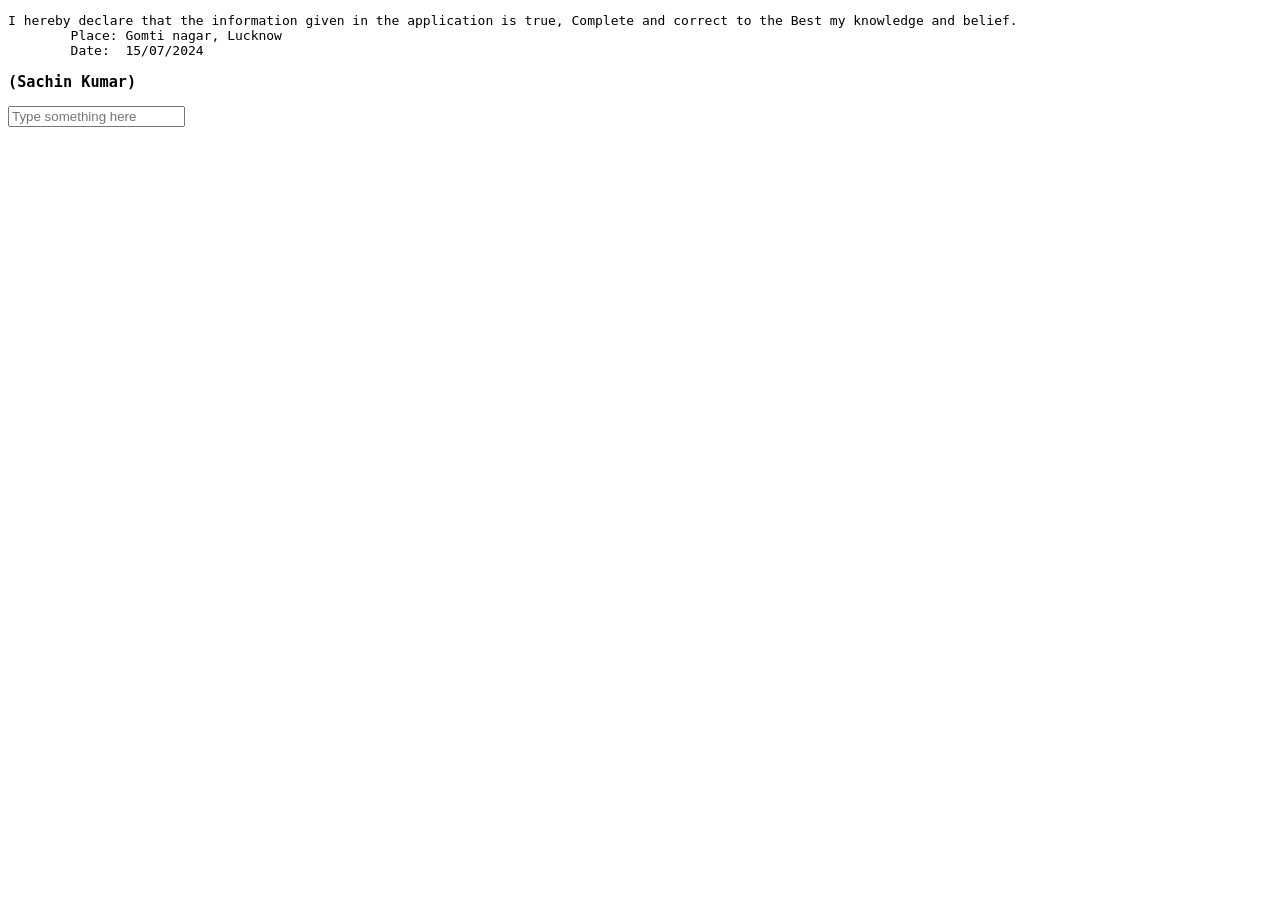
<file: Declaration.html>
<!DOCTYPE html>
<html lang="en">
<head>
    <meta charset="UTF-8">
    <meta name="viewport" content="width=device-width, initial-scale=1.0">
    <title>Document</title>
</head>
<body>
    <pre>I hereby declare that the information given in the application is true, Complete and correct to the Best my knowledge and belief.
        Place: Gomti nagar, Lucknow
        Date:  15/07/2024                   <h3>(Sachin Kumar)</h3></pre>
        <form action="/action.php">
            <input type="text" placeholder="Type something here">
         </form>
         <footer></footer>
</body>
</html>
</file>
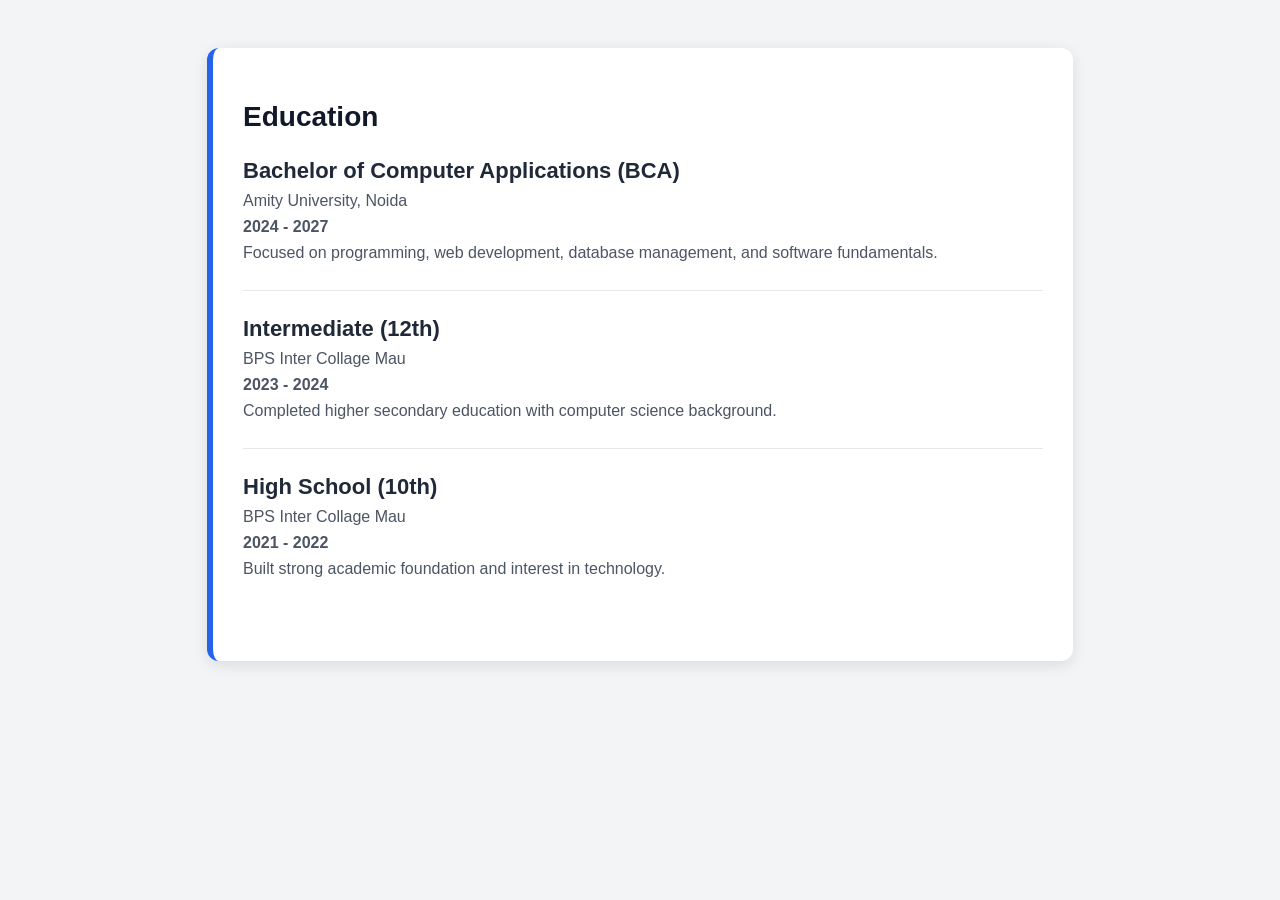
<file: Educational qualification.html>
<!DOCTYPE html>
<html lang="en">
<head>
    <meta charset="UTF-8">
    <meta name="viewport" content="width=device-width, initial-scale=1.0">
    <title>Education Section</title>

    <style>
        body{
            font-family: Arial, sans-serif;
            background:#f3f4f6;
            padding:40px;
        }

        .education-box{
            max-width:800px;
            margin:auto;
            background:#fff;
            padding:30px;
            border-radius:12px;
            box-shadow:0 4px 15px rgba(0,0,0,0.1);
            border-left:6px solid #2563eb;
        }

        .education-box h2{
            font-size:28px;
            margin-bottom:25px;
            color:#111827;
        }

        .edu-item{
            margin-bottom:25px;
            padding-bottom:20px;
            border-bottom:1px solid #e5e7eb;
        }

        .edu-item:last-child{
            border-bottom:none;
        }

        .edu-item h3{
            margin:0;
            color:#1f2937;
            font-size:22px;
        }

        .edu-item p{
            margin:8px 0;
            color:#4b5563;
            font-size:16px;
        }

        .year{
            color:#2563eb;
            font-weight:bold;
        }
    </style>
</head>
<body>

    <div class="education-box">

        <h2>Education</h2>

        <div class="edu-item">
            <h3>Bachelor of Computer Applications (BCA)</h3>
            <p>Amity University, Noida</p>
            <p class="year">2024 - 2027</p>
            <p>Focused on programming, web development, database management, and software fundamentals.</p>
        </div>

        <div class="edu-item">
            <h3>Intermediate (12th)</h3>
            <p>BPS Inter Collage Mau</p>
            <p class="year">2023 - 2024</p>
            <p>Completed higher secondary education with computer science background.</p>
        </div>

        <div class="edu-item">
            <h3>High School (10th)</h3>
            <p>BPS Inter Collage Mau</p>
            <p class="year">2021 - 2022</p>
            <p>Built strong academic foundation and interest in technology.</p>
        </div>

    </div>

</body>
</html>
</file>
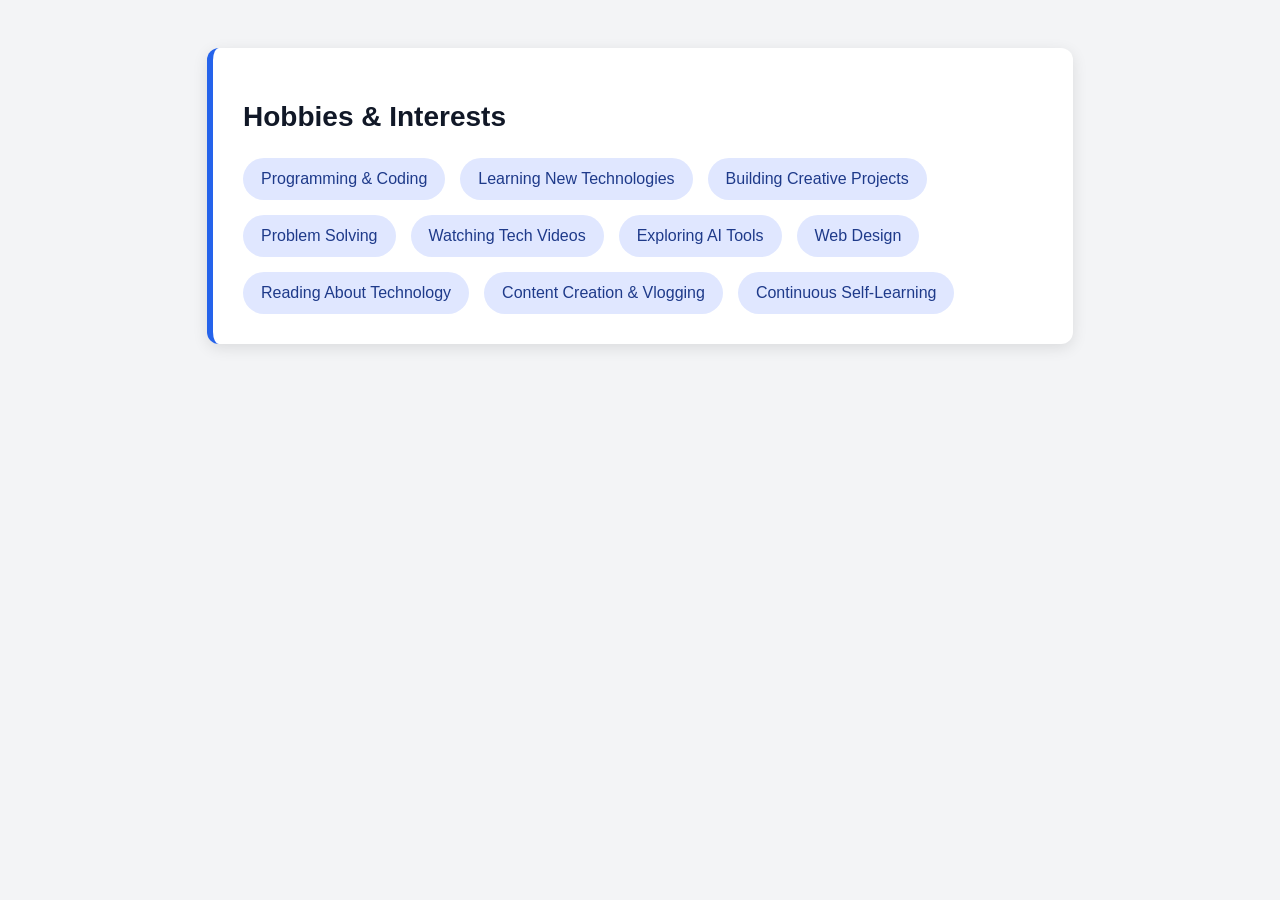
<file: Hobbies.html>
<!DOCTYPE html>
<html lang="en">
<head>
    <meta charset="UTF-8">
    <meta name="viewport" content="width=device-width, initial-scale=1.0">
    <title>Hobbies & Interests</title>

    <style>
        body{
            font-family: Arial, sans-serif;
            background:#f3f4f6;
            padding:40px;
        }

        .hobby-box{
            max-width:800px;
            margin:auto;
            background:white;
            padding:30px;
            border-radius:12px;
            box-shadow:0 4px 15px rgba(0,0,0,0.1);
            border-left:6px solid #2563eb;
        }

        .hobby-box h2{
            font-size:28px;
            color:#111827;
            margin-bottom:25px;
        }

        .hobby-list{
            display:flex;
            flex-wrap:wrap;
            gap:15px;
        }

        .hobby{
            background:#e0e7ff;
            color:#1e3a8a;
            padding:12px 18px;
            border-radius:30px;
            font-size:16px;
            font-weight:500;
            transition:0.3s;
        }

        .hobby:hover{
            transform:scale(1.05);
            cursor:pointer;
        }
    </style>
</head>
<body>

    <div class="hobby-box">

        <h2>Hobbies & Interests</h2>

        <div class="hobby-list">
            <div class="hobby">Programming & Coding</div>
            <div class="hobby">Learning New Technologies</div>
            <div class="hobby">Building Creative Projects</div>
            <div class="hobby">Problem Solving</div>
            <div class="hobby">Watching Tech Videos</div>
            <div class="hobby">Exploring AI Tools</div>
            <div class="hobby">Web Design</div>
            <div class="hobby">Reading About Technology</div>
            <div class="hobby">Content Creation & Vlogging</div>
            <div class="hobby">Continuous Self-Learning</div>
        </div>

    </div>

</body>
</html>
</file>
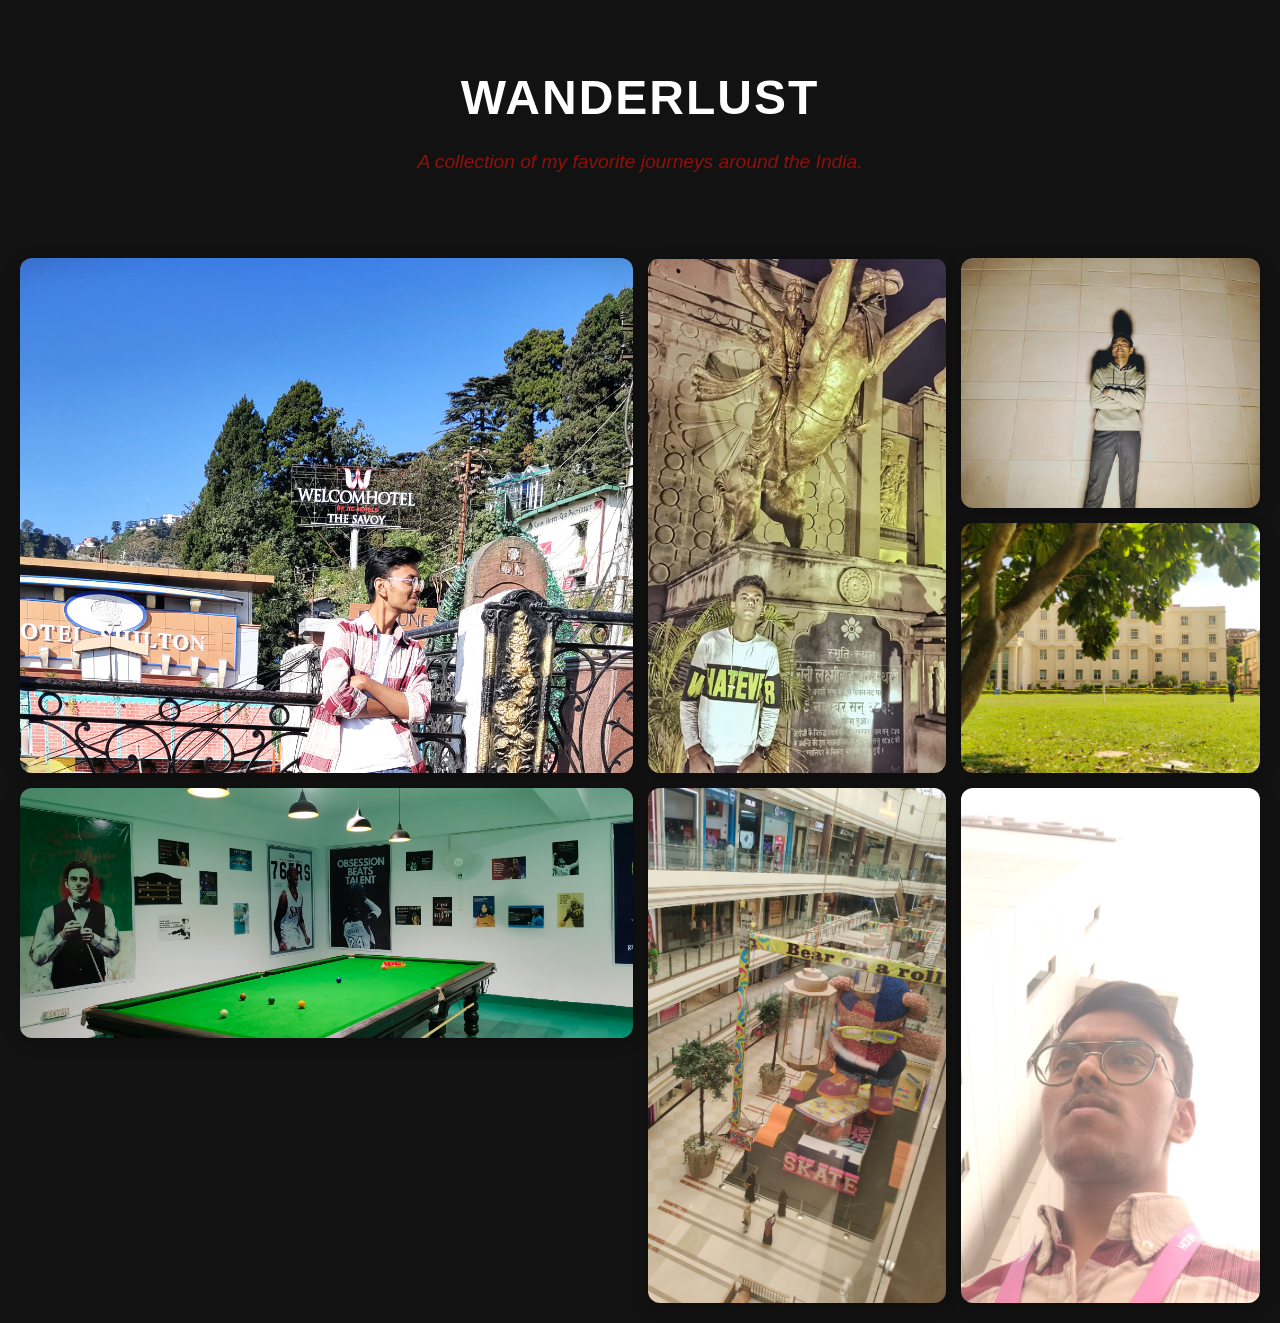
<file: Image.html>
<!DOCTYPE html>
<html lang="en">
<head>
    <meta charset="UTF-8">
    <meta name="viewport" content="width=device-width, initial-scale=1.0">
    <title>My Travel Places</title>
    <style>
       
        * {
            margin: 0;
            padding: 0;
            box-sizing: border-box;
        }

        body {
            font-family: 'Segoe UI', Tahoma, Geneva, Verdana, sans-serif;
            background-color: #121212;
            color: #ffffff;
            line-height: 1.6;
        }

        header {
            text-align: center;
            padding: 60px 20px;
        }

        header h1 {
            font-size: 3rem;
            letter-spacing: 2px;
            margin-bottom: 10px;
            text-transform: uppercase;
        }

        header p {
            color: #8d110c;
            font-size: 1.2rem;
            font-style: italic;
        }

        .gallery-container {
            max-width: 1400px;
            margin: 0 auto;
            padding: 20px;
            display: grid;
            grid-template-columns: repeat(auto-fit, minmax(250px, 1fr));
            grid-auto-rows: 250px;
            gap: 15px;
            grid-auto-flow: dense; /* Fills in gaps nicely */
        }

        .gallery-item {
            position: relative;
            overflow: hidden;
            border-radius: 12px;
            cursor: pointer;
            box-shadow: 0 4px 15px rgba(0, 0, 0, 0.3);
        }

        .gallery-item img {
            width: 100%;
            height: 100%;
            object-fit: cover;
            transition: transform 0.6s cubic-bezier(0.25, 0.46, 0.45, 0.94);
        }

        .span-2-cols {
            grid-column: span 2;
        }

        .span-2-rows {
            grid-row: span 2;
        }

        .overlay {
            position: absolute;
            bottom: 0;
            left: 0;
            right: 0;
            height: 50%;
            background: linear-gradient(to top, rgba(0, 0, 0, 0.9) 0%, transparent 100%);
            display: flex;
            align-items: flex-end;
            padding: 20px;
            opacity: 0;
            transition: opacity 0.4s ease;
        }

        .overlay h3 {
            font-size: 1.5rem;
            font-weight: 600;
            transform: translateY(20px);
            transition: transform 0.4s ease;
        }

        .gallery-item:hover img {
            transform: scale(1.08);
        }

        .gallery-item:hover .overlay {
            opacity: 1;
        }

        .gallery-item:hover .overlay h3 {
            transform: translateY(0);
        }

        /* --- Mobile Responsiveness --- */
        @media (max-width: 768px) {
            .span-2-cols {
                grid-column: span 1; /* Reset columns on small screens */
            }
            header h1 {
                font-size: 2rem;
            }
        }
    </style>
</head>
<body>

    <header>
        <h1>Wanderlust</h1>
        <p>A collection of my favorite journeys around the India.</p>
    </header>

    <main class="gallery-container">
        <div class="gallery-item span-2-cols span-2-rows">
            <img src="sk_.png" alt="India">
            <div class="overlay">
                <h3>Massoria, India</h3>
            </div>
        </div>

        <div class="gallery-item span-2-rows">
            <img src="AssiGhat Varanasi.png" alt="AssiGhta">
            <div class="overlay">
                <h3>Assighat India</h3>
            </div>
        </div>

        <div class="gallery-item">
            <img src="picture (2).jpg" alt="Ambetkar Park">
            <div class="overlay">
                <h3>Ambetkar Park, India</h3>
            </div>
        </div>

        <div class="gallery-item span-2-cols">
            <img src="picture (1).jpg" alt="Swiss Alps">
            <div class="overlay">
                <h3>MKTIR India</h3>
            </div>
        </div>

        <div class="gallery-item">
            <img src="picture (5).jpg" alt="Amity University">
            <div class="overlay">
                <h3>Amity University India</h3>
            </div>
        </div>

        <div class="gallery-item span-2-rows">
            <img src="picture (4).jpg" alt="Rainforest">
            <div class="overlay">
                <h3>LuLu Mall, India</h3>
            </div>
        </div>

        <div class="gallery-item span-2-rows">
            <img src="HCL.jpg" alt="Amsterdam">
            <div class="overlay">
                <h3>HCL, India</h3>
            </div>
        </div>
    </main>

</body>
</html>
</file>
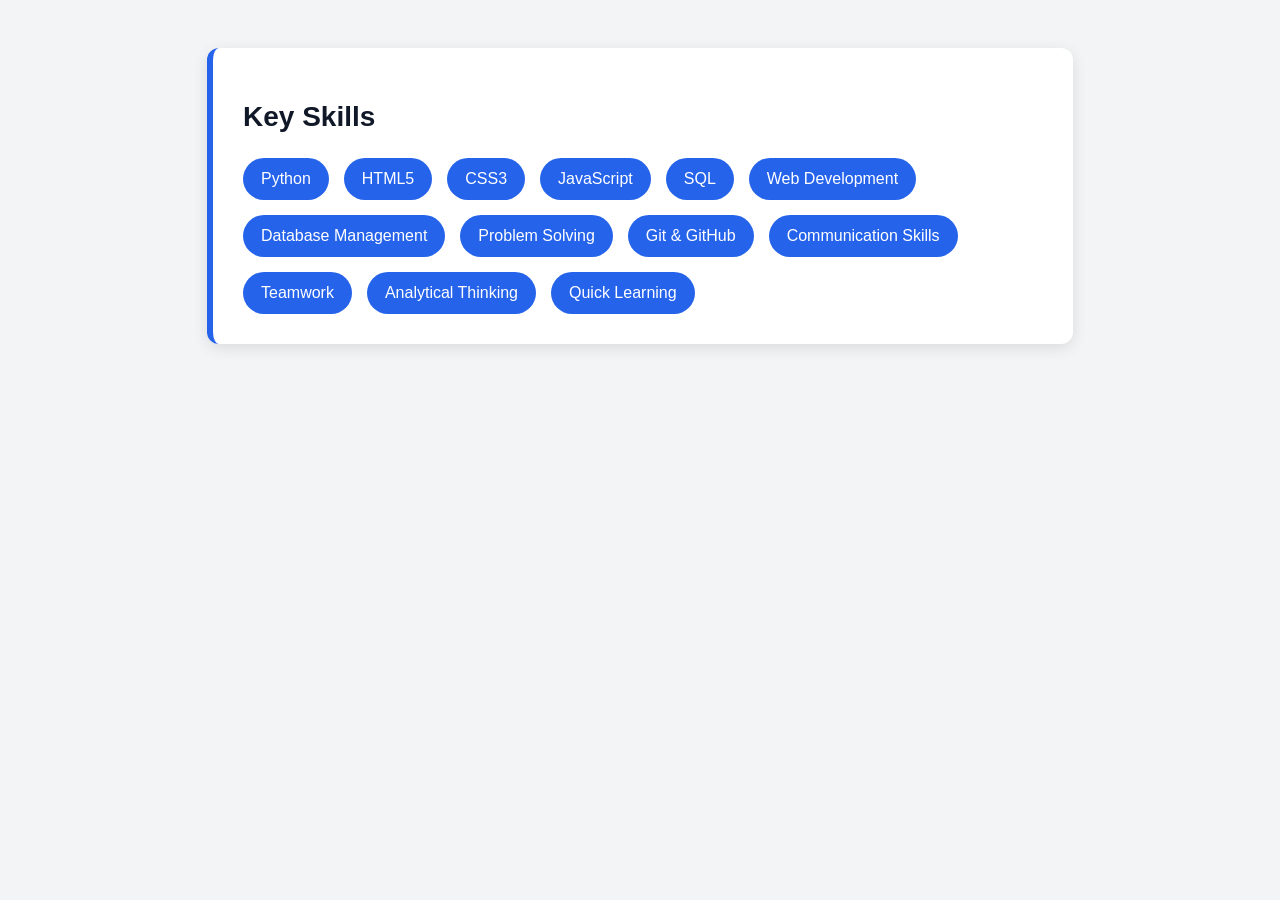
<file: Key Skills.html>
<!DOCTYPE html>
<html lang="en">
<head>
    <meta charset="UTF-8">
    <meta name="viewport" content="width=device-width, initial-scale=1.0">
    <title>Key Skills</title>

    <style>
        body{
            font-family: Arial, sans-serif;
            background:#f3f4f6;
            padding:40px;
        }

        .skills-box{
            max-width:800px;
            margin:auto;
            background:#ffffff;
            padding:30px;
            border-radius:12px;
            box-shadow:0 4px 15px rgba(0,0,0,0.1);
            border-left:6px solid #2563eb;
        }

        .skills-box h2{
            font-size:28px;
            color:#111827;
            margin-bottom:25px;
        }

        .skills-container{
            display:flex;
            flex-wrap:wrap;
            gap:15px;
        }

        .skill{
            background:#2563eb;
            color:white;
            padding:12px 18px;
            border-radius:30px;
            font-size:16px;
            font-weight:500;
            transition:0.3s;
        }

        .skill:hover{
            transform:scale(1.05);
            cursor:pointer;
        }
    </style>
</head>
<body>

    <div class="skills-box">

        <h2>Key Skills</h2>

        <div class="skills-container">
            <div class="skill">Python</div>
            <div class="skill">HTML5</div>
            <div class="skill">CSS3</div>
            <div class="skill">JavaScript</div>
            <div class="skill">SQL</div>
            <div class="skill">Web Development</div>
            <div class="skill">Database Management</div>
            <div class="skill">Problem Solving</div>
            <div class="skill">Git & GitHub</div>
            <div class="skill">Communication Skills</div>
            <div class="skill">Teamwork</div>
            <div class="skill">Analytical Thinking</div>
            <div class="skill">Quick Learning</div>
        </div>

    </div>

</body>
</html>
</file>
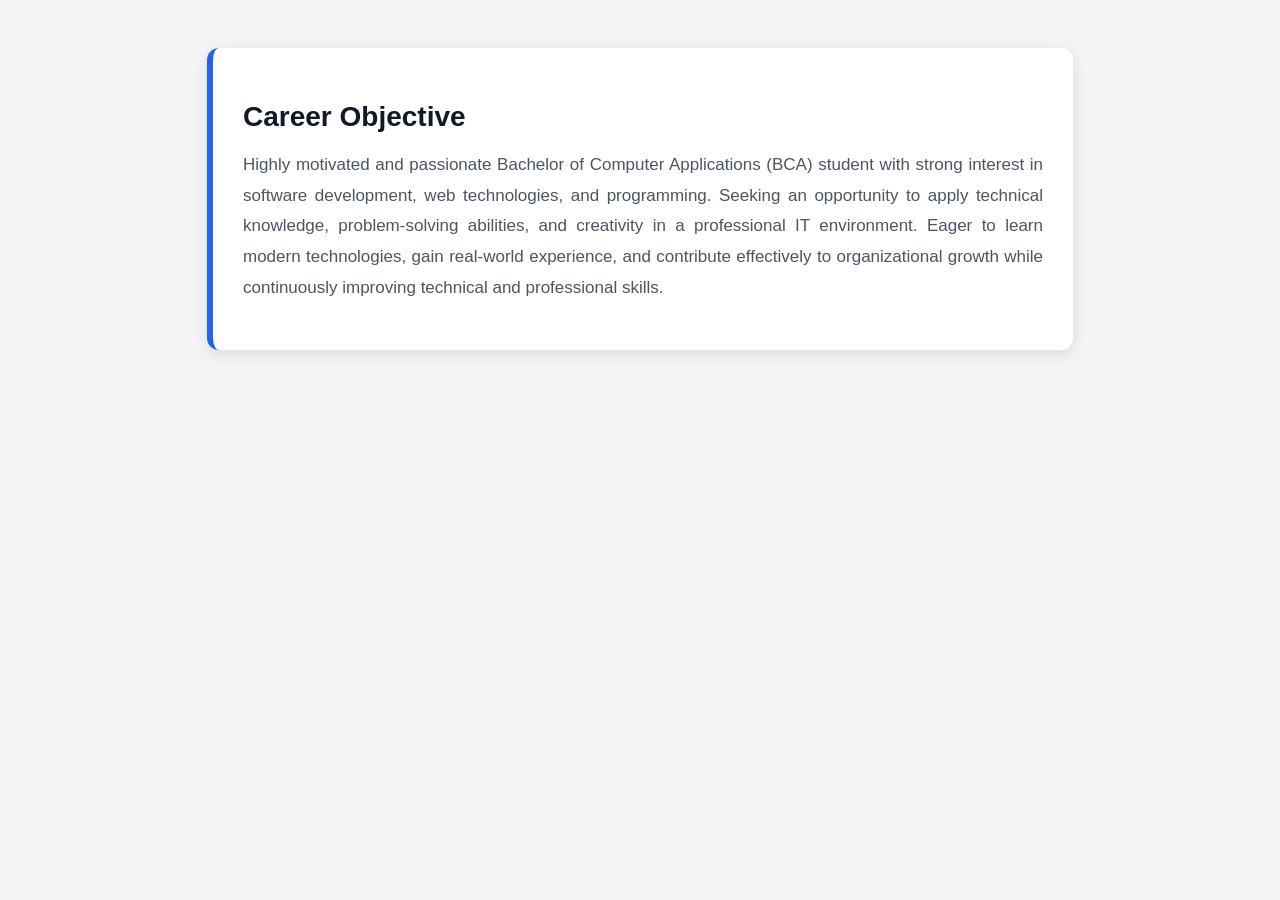
<file: Objectives.html>
<!DOCTYPE html>
<html lang="en">
<head>
    <meta charset="UTF-8">
    <meta name="viewport" content="width=device-width, initial-scale=1.0">
    <title>Resume Objective</title>

    <style>
        body{
            font-family: Arial, sans-serif;
            background:#f4f4f4;
            padding:40px;
        }

        .objective-box{
            max-width:800px;
            margin:auto;
            background:white;
            padding:30px;
            border-radius:12px;
            box-shadow:0 4px 15px rgba(0,0,0,0.1);
            border-left:6px solid #2563eb;
        }

        .objective-box h2{
            margin-bottom:15px;
            color:#111827;
            font-size:28px;
        }

        .objective-box p{
            color:#4b5563;
            line-height:1.8;
            font-size:17px;
            text-align:justify;
        }
    </style>
</head>
<body>

    <div class="objective-box">
        <h2>Career Objective</h2>

        <p>
            Highly motivated and passionate Bachelor of Computer Applications (BCA) student
            with strong interest in software development, web technologies, and programming.
            Seeking an opportunity to apply technical knowledge, problem-solving abilities,
            and creativity in a professional IT environment. Eager to learn modern technologies,
            gain real-world experience, and contribute effectively to organizational growth
            while continuously improving technical and professional skills.
        </p>
    </div>

</body>
</html>
</file>
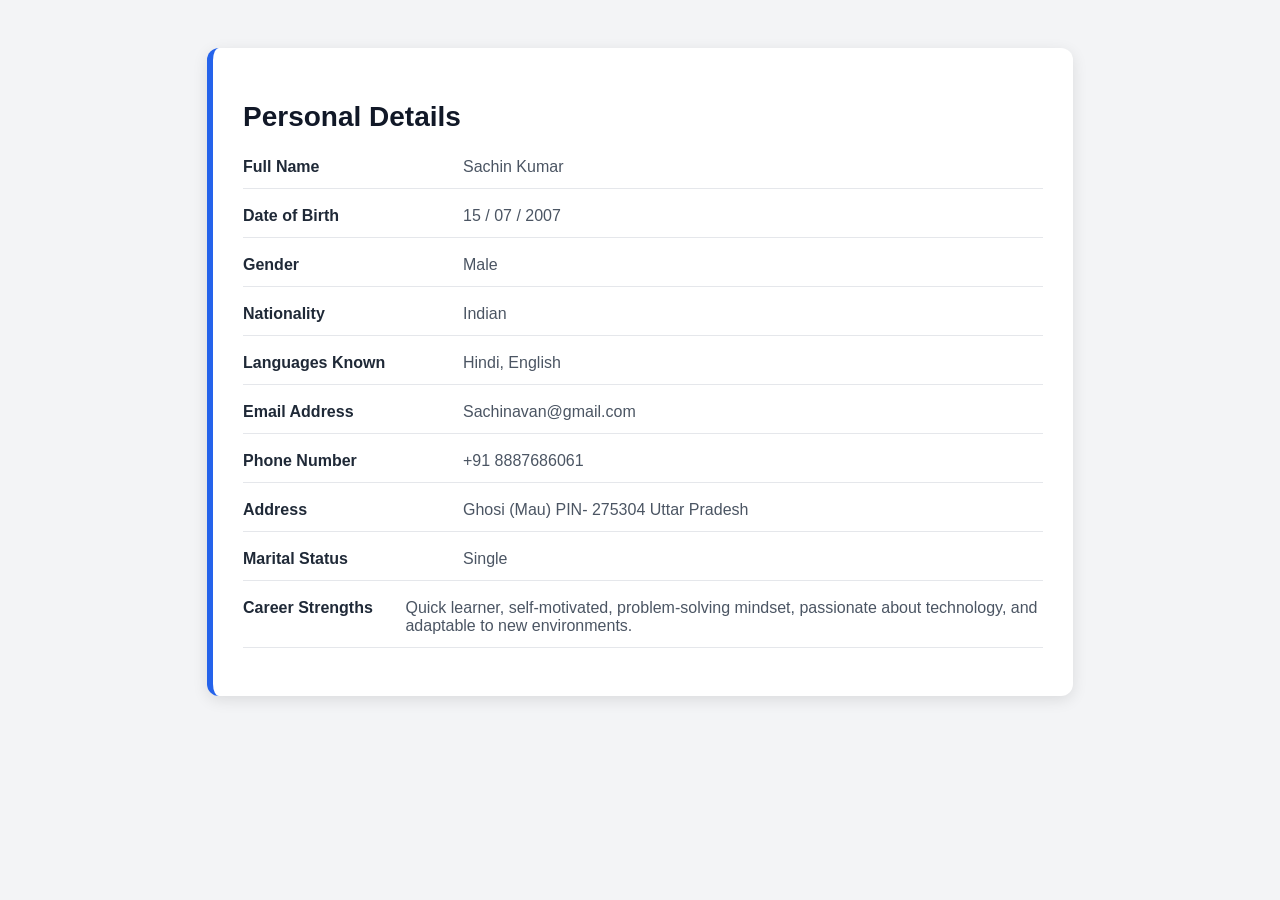
<file: Personal Deatail.html>
<!DOCTYPE html>
<html lang="en">
<head>
    <meta charset="UTF-8">
    <meta name="viewport" content="width=device-width, initial-scale=1.0">
    <title>Personal Details</title>

    <style>
        body{
            font-family: Arial, sans-serif;
            background:#f3f4f6;
            padding:40px;
        }

        .personal-box{
            max-width:800px;
            margin:auto;
            background:#ffffff;
            padding:30px;
            border-radius:12px;
            box-shadow:0 4px 15px rgba(0,0,0,0.1);
            border-left:6px solid #2563eb;
        }

        .personal-box h2{
            font-size:28px;
            color:#111827;
            margin-bottom:25px;
        }

        .detail{
            display:flex;
            margin-bottom:18px;
            border-bottom:1px solid #e5e7eb;
            padding-bottom:12px;
        }

        .detail strong{
            width:220px;
            color:#1f2937;
            font-size:16px;
        }

        .detail span{
            color:#4b5563;
            font-size:16px;
        }

        @media(max-width:600px){
            .detail{
                flex-direction:column;
            }

            .detail strong{
                margin-bottom:6px;
            }
        }
    </style>
</head>
<body>

    <div class="personal-box">

        <h2>Personal Details</h2>

        <div class="detail">
            <strong>Full Name</strong>
            <span>Sachin Kumar</span>
        </div>

        <div class="detail">
            <strong>Date of Birth</strong>
            <span>15 / 07 / 2007</span>
        </div>

        <div class="detail">
            <strong>Gender</strong>
            <span>Male</span>
        </div>

        <div class="detail">
            <strong>Nationality</strong>
            <span>Indian</span>
        </div>

        <div class="detail">
            <strong>Languages Known</strong>
            <span>Hindi, English</span>
        </div>

        <div class="detail">
            <strong>Email Address</strong>
            <span>Sachinavan@gmail.com</span>
        </div>

        <div class="detail">
            <strong>Phone Number</strong>
            <span>+91 8887686061</span>
        </div>

        <div class="detail">
            <strong>Address</strong>
            <span>Ghosi (Mau) PIN- 275304 Uttar Pradesh</span>
        </div>

        <div class="detail">
            <strong>Marital Status</strong>
            <span>Single</span>
        </div>

        <div class="detail">
            <strong>Career Strengths</strong>
            <span>
                Quick learner, self-motivated, problem-solving mindset,
                passionate about technology, and adaptable to new environments.
            </span>
        </div>

    </div>

</body>
</html>
</file>
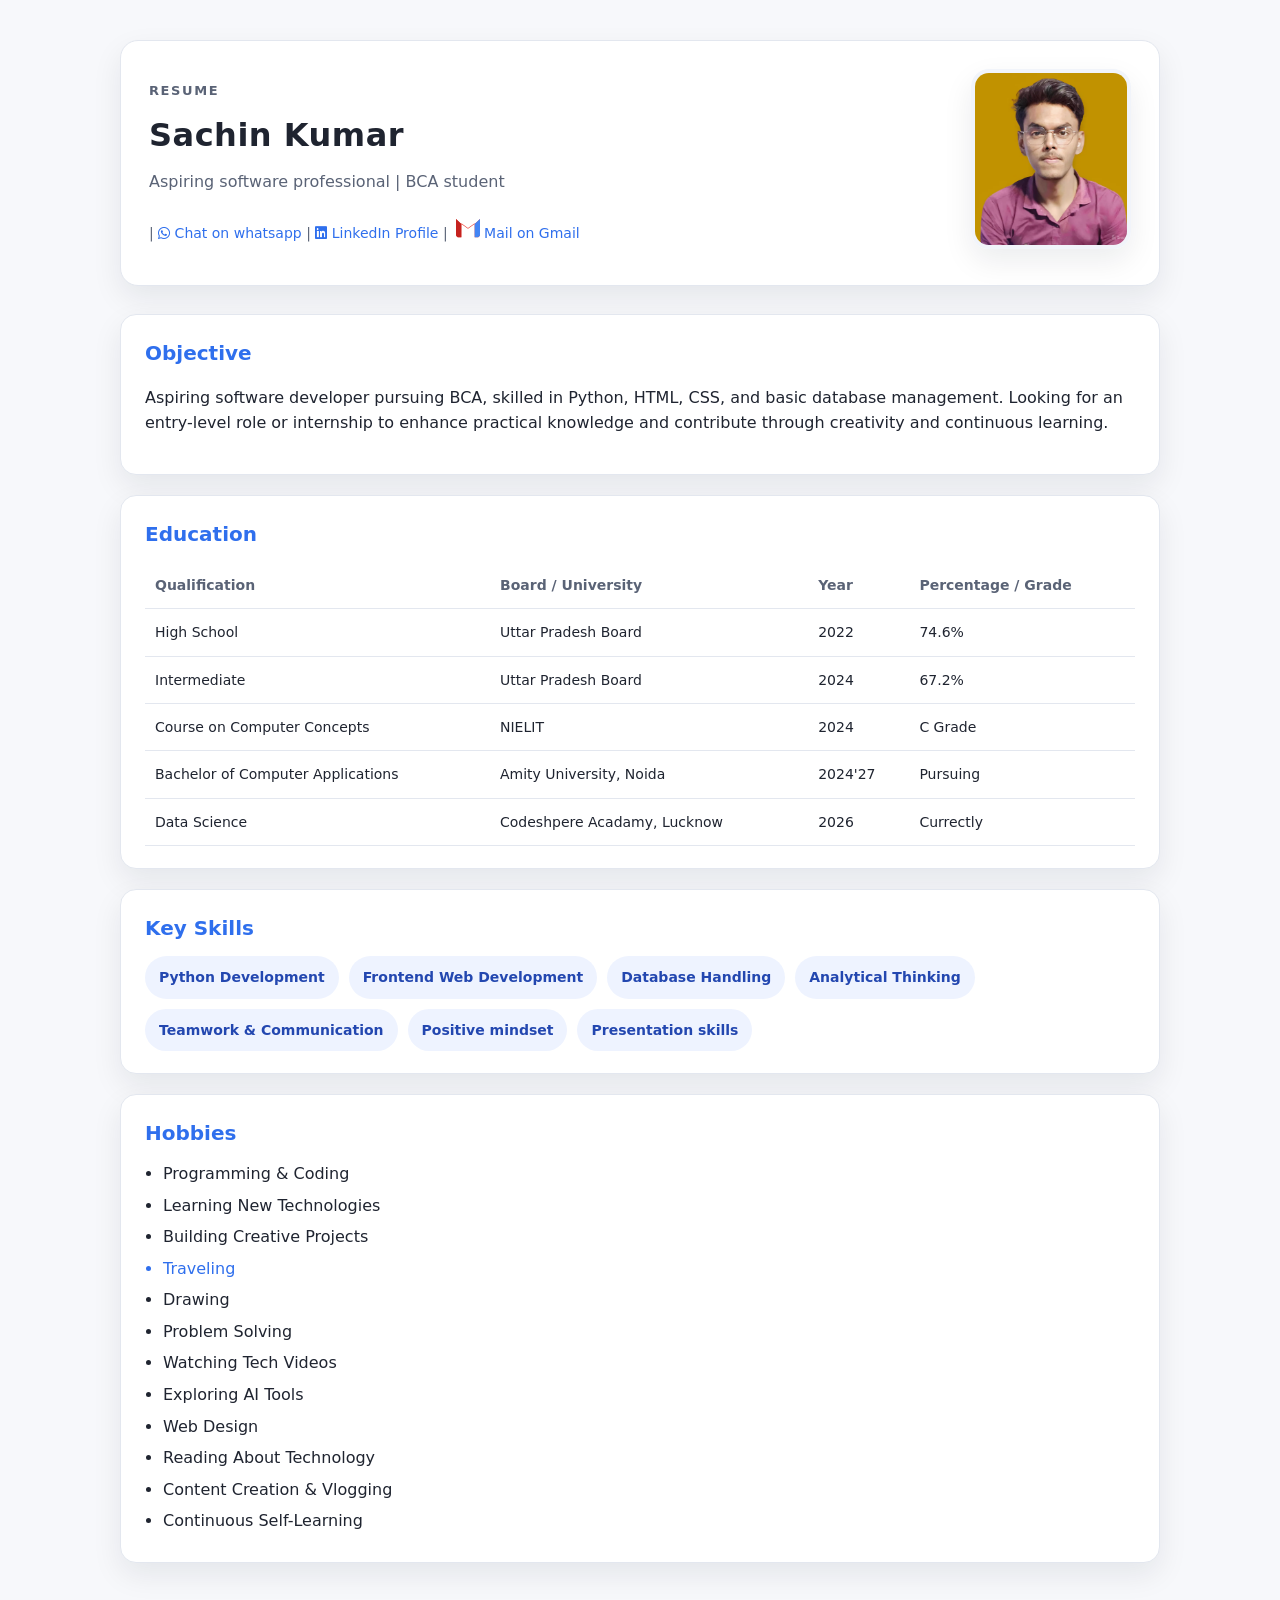
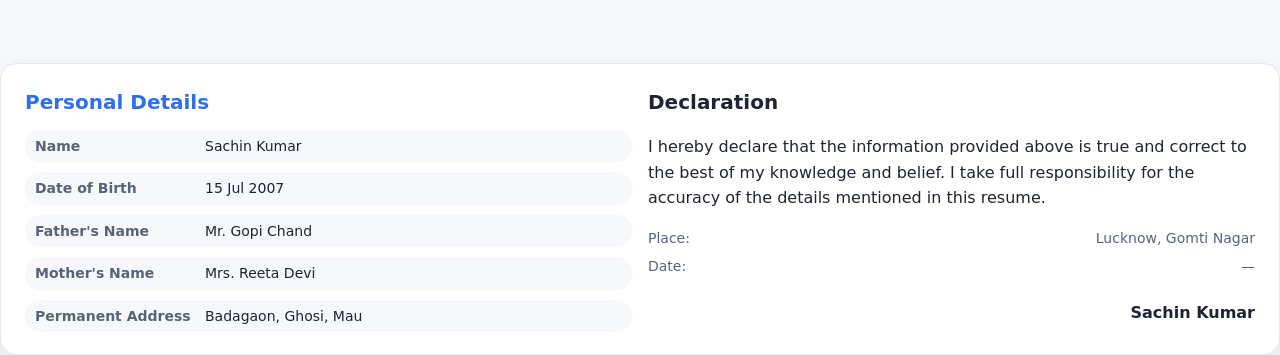
<file: SK.html>
<!DOCTYPE html>
<html lang="en">
<head>
  <meta charset="UTF-8" />
  <meta name="viewport" content="width=device-width, initial-scale=1.0" />
  <title>Resume | Sachin Kumar</title>
  <link rel="stylesheet" href="Sk.css" />
</head>
<body>
  <div class="page">
    <header class="hero">
      <div class="info">
        <p class="eyebrow">Resume</p>
        <h1>Sachin Kumar</h1>
        <p class="subtitle">Aspiring software professional | BCA student</p>
        <div class="contact">
         <span>|</span>
         <a href="https://web.whatsapp.com//9188876 86061?text=Hello%20Sachin" target="black">
         <i class="fab fa-whatsapp"></i> Chat on whatsapp </a>
         <span>|</span>
         <a href="https://www.linkedin.com/in/sachin-kumar-2b8110334/"target="_blank">
         <i class="fab fa-linkedin"></i> LinkedIn Profile</a>
         <span>|</span>
         <a href="https://mail.google.com/mail/u/0/#inboxSachinavan@Gmail.com?     compose=DmwnWtVcJRdmfHrJLffcKnxSfdXQClCqNfXXdlLtlRbbgQjLxslcRBHjXGRjfkjzJhQNqbHMrcdg" target="black">
         <i  class="fab fa-gmail">
         <!-- Font Awesome CDN -->
         <link rel="stylesheet"href="https://cdnjs.cloudflare.com/ajax/libs/font-awesome/6.5.1/css/all.min.css">
          <svg xmlns="http://www.w3.org/2000/svg"
           viewBox="0 0 24 17"
           width="32"
           height="32">

           <path fill="#EA4335"
            d="M3 6.2v11.6c0 1.22.98 2.2 2.2 2.2H7V9.4L12 13l5-3.6V20h1.8c1.22 0 2.2-.98 2.2-2.2V6.2L17 10l-5 3.6L7 10 3 6.2z"/>
            <path fill="#C5221F"
             d="M3 6.2L7 10v9.99H5.2C3.98 20 3 19.02 3 17.8V6.2z"/>
           <path fill="#4285F4"
              d="M17 10l4-3.8v11.6c0 1.22-.98 2.2-2.2 2.2H17V10z"/>
          </svg>
          </i>Mail on Gmail</a></i>

        </div>
      </div>
      <div class="avatar-wrap">
        <img src="img.jpeg" alt="Portrait of Sachin Kumar" class="avatar" />
      </div>
    </header>

    <main class="content">
      <section>
        <a href="Objectives.html"><h2>Objective</h2></a> 
        <p>Aspiring software developer pursuing BCA, skilled in Python, HTML, CSS, and basic database management. Looking for an entry-level role or internship to enhance practical knowledge and contribute through creativity and continuous learning.</p>
      </section>

      <section>
        <a href="Educational qualification.html"><h2>Education</h2></a>
        <div class="table-wrap">
          <table>
            <thead>
              <tr>
                <th>Qualification</th>
                <th>Board / University</th>
                <th>Year</th>
                <th>Percentage / Grade</th>
              </tr>
            </thead>
            <tbody>
              <tr>
                <td>High School</td>
                <td>Uttar Pradesh Board</td>
                <td>2022</td>
                <td>74.6%</td>
              </tr>
              <tr>
                <td>Intermediate</td>
                <td>Uttar Pradesh Board</td>
                <td>2024</td>
                <td>67.2%</td>
              </tr>
              <tr>
                <td>Course on Computer Concepts</td>
                <td>NIELIT</td>
                <td>2024</td>
                <td>C Grade</td>
              </tr>
              <tr>
                <td>Bachelor of Computer Applications</td>
                <td>Amity University, Noida</td>
                <td>2024'27</td>
                <td>Pursuing</td>
              </tr>
              <tr>
                <td>Data Science</td>
                <td>Codeshpere Acadamy, Lucknow</td>
                <td>2026</td>
                <td>Currectly</td>
              </tr>
            </tbody>
          </table>
        </div>
      </section>

      <section>
        <a href="Key Skills.html"><h2>Key Skills</h2></a>
        <ul class="pill-list">
          <li>Python Development</li>
          <li>Frontend Web Development</li>
          <li>Database Handling</li>
          <li>Analytical Thinking</li>
          <li>Teamwork & Communication</li>
          <li>Positive mindset</li>
          <li>Presentation skills</li>
        </ul>
      </section>

      <section>
        <a href="Hobbies.html"><h2>Hobbies</h2></a>
        <ul class="bullet-list">
          <li>Programming & Coding</li>
          <li>Learning New Technologies</li>
          <li>Building Creative Projects</li>
          <a href="image.html"><li>Traveling</li></a>
          <li>Drawing</li>
          <li>Problem Solving</li>
          <li>Watching Tech Videos</li>
          <li>Exploring AI Tools</li>
          <li>Web Design</li>
          <li>Reading About Technology</li>
          <li>Content Creation & Vlogging</li>
          <li>Continuous Self-Learning</li></div>
        </ul>
      </section>

      <section class="grid">
        <div>
          <a href="Personal Deatail.html"><h2>Personal Details</h2></a>
          <ul class="detail-list">
            <li><span>Name</span><span>Sachin Kumar</span></li>
            <li><span>Date of Birth</span><span>15 Jul 2007</span></li>
            <li><span>Father's Name</span><span>Mr. Gopi Chand</span></li>
            <li><span>Mother's Name</span><span>Mrs. Reeta Devi</span></li>
            <li><span>Permanent Address</span><span>Badagaon, Ghosi, Mau</span></li>
          </ul>
        </div>
        <div>
          <h2>Declaration</h2>
          <p>I hereby declare that the information provided above is true and correct
        to the best of my knowledge and belief. I take full responsibility for
        the accuracy of the details mentioned in this resume.</p>
          <div class="signature">
            <div class="place-date">
              <span>Place:</span>
              <span>Lucknow, Gomti Nagar</span>
            </div>
            <div class="place-date">
              <span>Date:</span>
              <span>—</span>
            </div>
            <p class="signoff">Sachin Kumar</p>
          </div>
        </div>
      </section>
    </main>
  </div>
</body>
</html>
</file>
<file: Sk.css>
*,
*::before,
*::after {
  box-sizing: border-box;
}

:root {
  --bg: #f7f8fb;
  --card: #ffffff;
  --text: #1f2430;
  --muted: #5a6376;
  --accent: #2f6fed;
  --border: #e3e7ef;
  --shadow: 0 12px 30px rgba(17, 24, 39, 0.08);
}

body {
  margin: 0;
  font-family: "Segoe UI", system-ui, -apple-system, sans-serif;
  background: var(--bg);
  color: var(--text);
  line-height: 1.6;
}

a {
  color: var(--accent);
  text-decoration: none;
}

.page {
  max-width: 1080px;
  margin: 40px auto;
  padding: 0 20px 60px;
}

.hero {
  display: flex;
  flex-wrap: wrap;
  justify-content: space-between;
  align-items: center;
  gap: 24px;
  padding: 28px;
  background: var(--card);
  border: 1px solid var(--border);
  border-radius: 18px;
  box-shadow: var(--shadow);
}

.info h1 {
  margin: 8px 0;
  font-size: 32px;
  letter-spacing: 0.5px;
}

.eyebrow {
  margin: 0;
  text-transform: uppercase;
  color: var(--muted);
  font-size: 13px;
  letter-spacing: 1.6px;
  font-weight: 600;
}

.subtitle {
  margin: 4px 0 12px;
  color: var(--muted);
}

.contact {
  display: -moz-inline-box;
  flex-wrap: wrap; 
  gap: 10px;
  color: var(--muted);
  font-size: 14px;
}

.contact span {
  color: var(--muted);
}

.avatar-wrap {
  flex-shrink: 0;
}

.avatar {
  width: 160px;
  height: 180px;
  border-radius: 18px;
  object-fit: cover;
  border: 4px solid #f1f4fa;
  box-shadow: var(--shadow);
}

.content {
  margin-top: 28px;
  display: flex;
  flex-direction: column;
  gap: 20px;
}

section {
  background: var(--card);
  border: 1px solid var(--border);
  border-radius: 16px;
  padding: 22px 24px;
  box-shadow: var(--shadow);
}

section h2 {
  margin: 0 0 12px;
  font-size: 20px;
}

.table-wrap {
  overflow-x: auto;
}

table {
  width: 100%;
  border-collapse: collapse;
}

th,
td {
  padding: 12px 10px;
  text-align: left;
  border-bottom: 1px solid var(--border);
  font-size: 14px;
}

th {
  color: var(--muted);
  font-weight: 700;
}

.pill-list {
  list-style: none;
  padding: 0;
  margin: 0;
  display: flex;
  flex-wrap: wrap;
  gap: 10px;
}

.pill-list li {
  background: #eef3ff;
  color: #2347b0;
  padding: 10px 14px;
  border-radius: 999px;
  font-weight: 600;
  font-size: 14px;
}

.bullet-list {
  margin: 0;
  padding-left: 18px;
  color: var(--text);
}

.bullet-list li {
  margin: 6px 0;
}

.grid {
  display: grid;
  grid-template-columns: repeat(auto-fit, minmax(280px, 1fr));
  gap: 16px;
}

.detail-list {
  list-style: none;
  padding: 0;
  margin: 0;
  display: grid;
  gap: 10px;
}

.detail-list li {
  display: grid;
  grid-template-columns: 160px 1fr;
  gap: 10px;
  padding: 5px 12px;
  padding-left: 10px;
  background: #f6f8fc;
  border-radius: 15px;
  font-size: 14px;
}

.detail-list span:first-child {
  color: var(--muted);
  font-weight: 600;
}

.signature {
  margin-top: 12px;
  display: grid;
  gap: 6px;
  color: var(--text);
}

.place-date {
  display: flex;
  justify-content: space-between;
  color: var(--muted);
  font-size: 14px;
}

.signoff {
  margin: 16px 0 0;
  font-weight: 700;
  text-align: right;
}

@media (max-width: 640px) {
  .hero {
    align-items: flex-start;
  }

  .info h1 {
    font-size: 26px;
  }

  .detail-list li {
    grid-template-columns: 1fr;
    margin-left: 10px;
    margin-right: 10px;
  }
}
</file>
